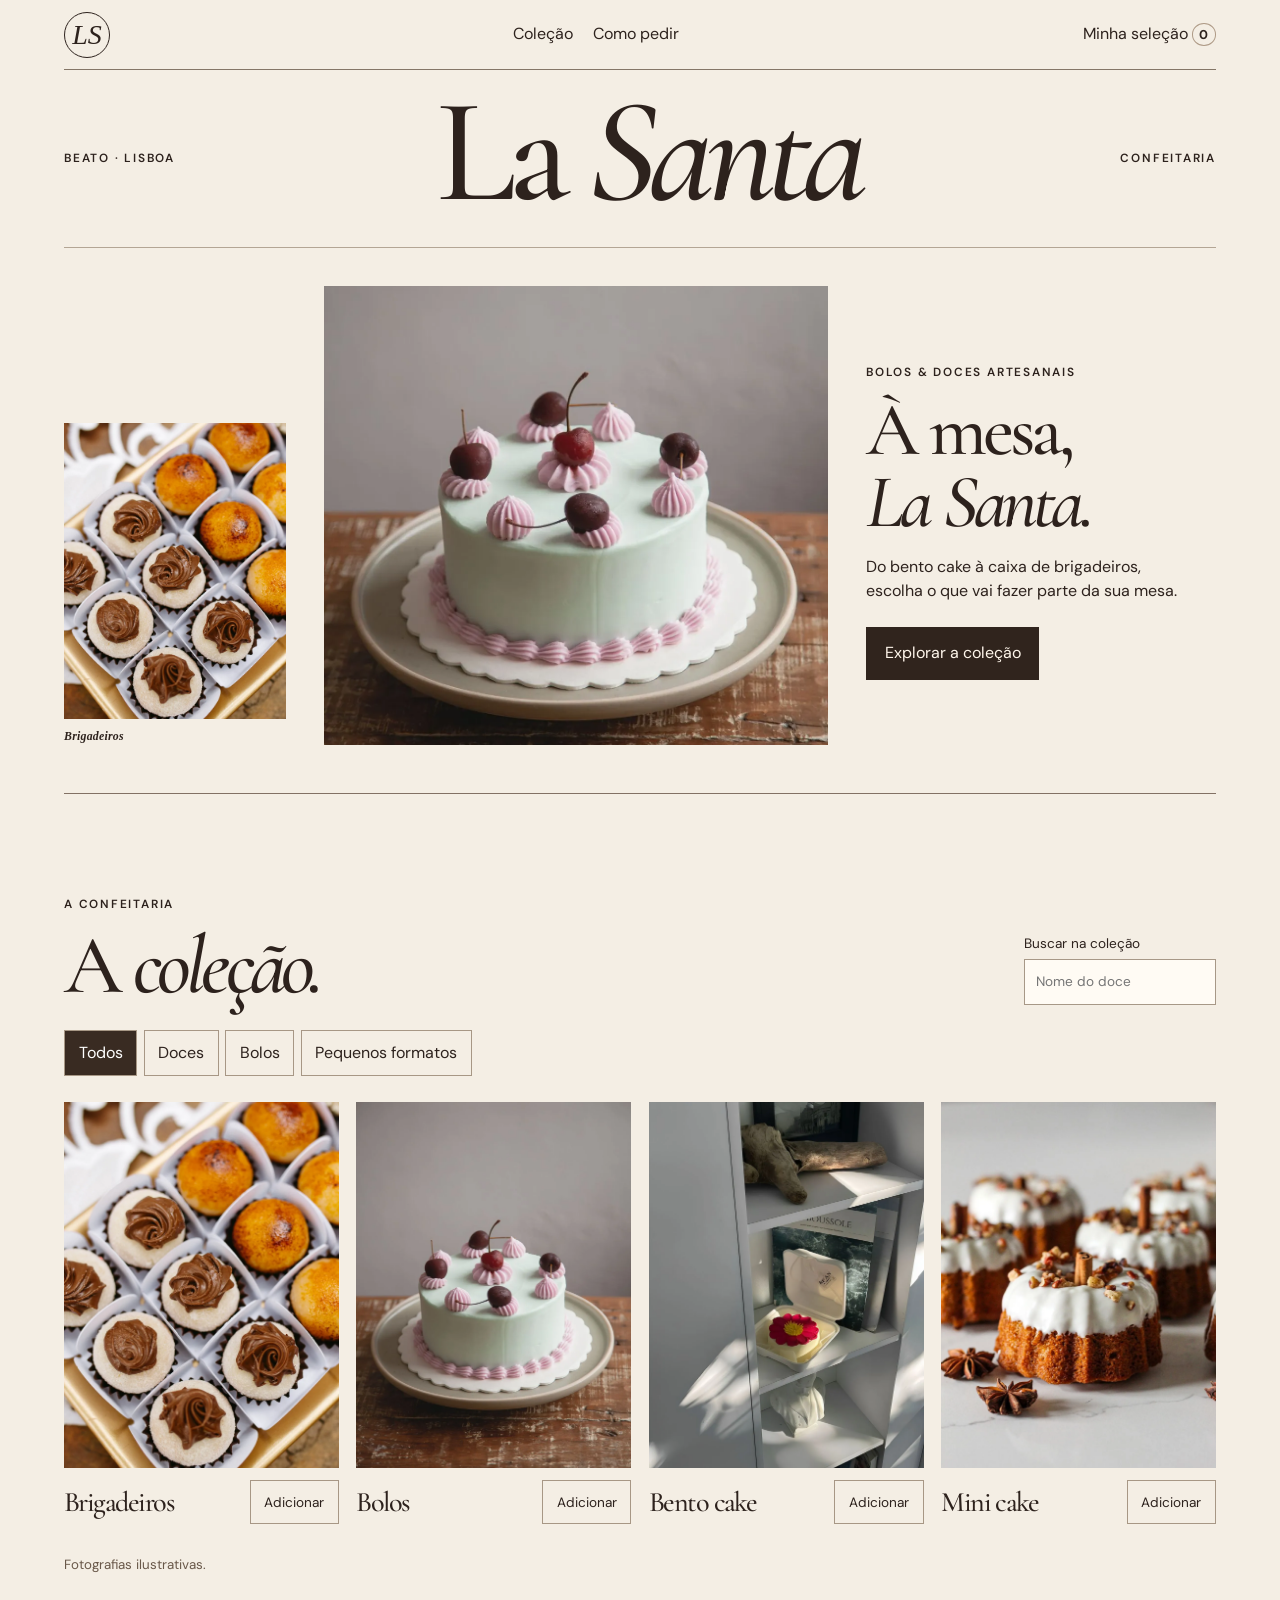
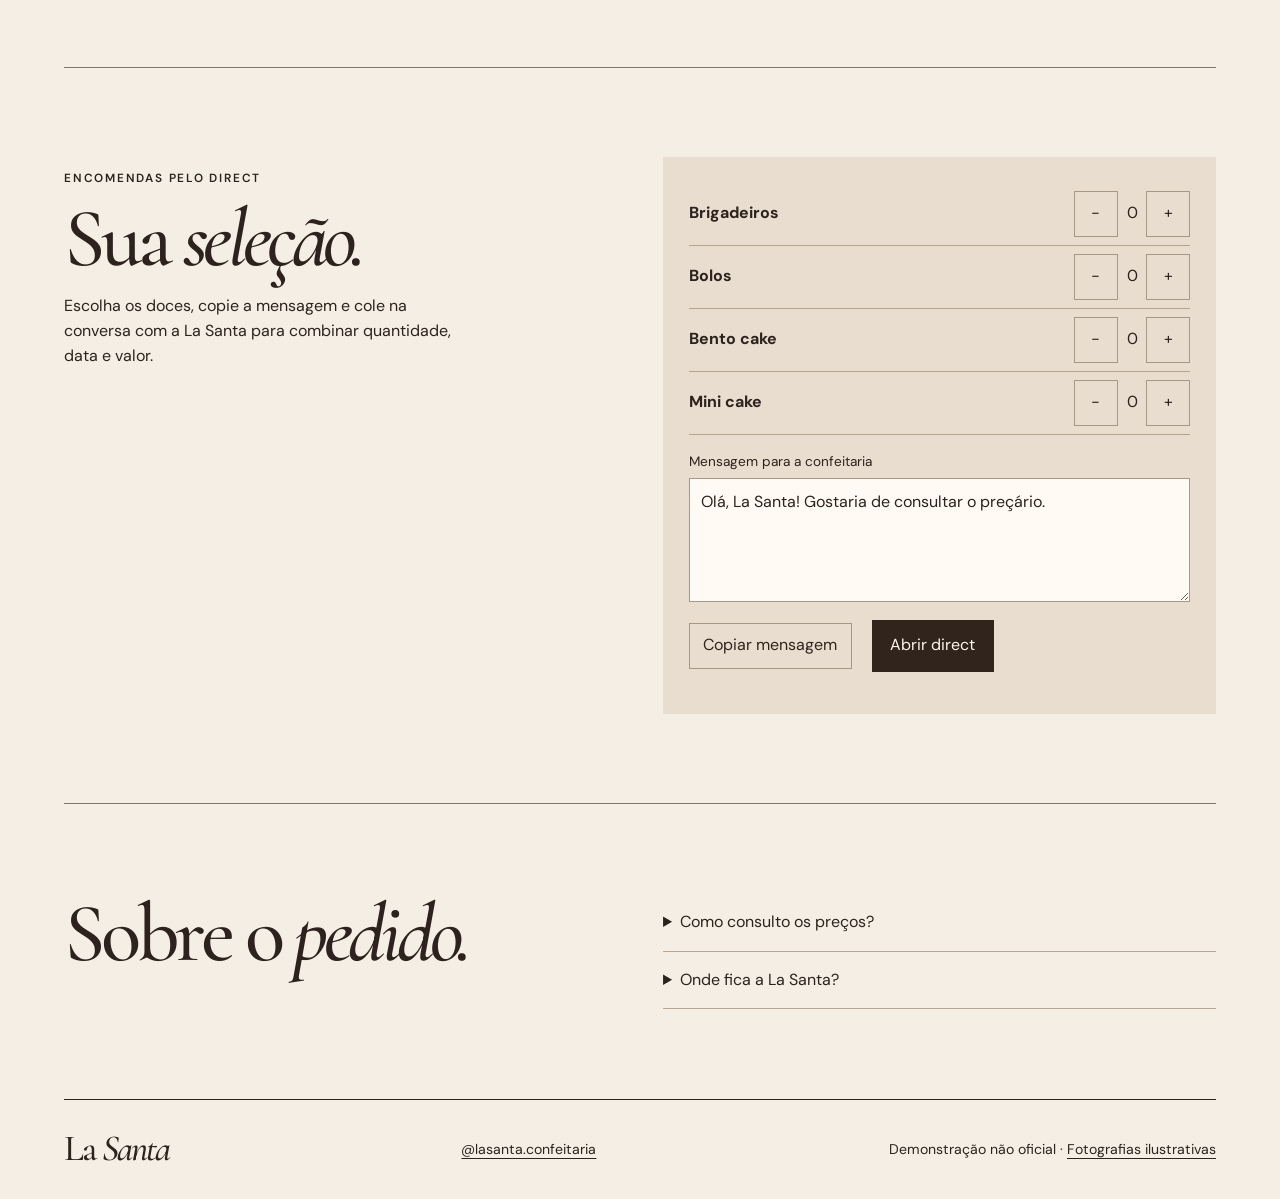
<file: index.html>
<!doctype html>
<html lang="pt-BR">
<head>
<meta charset="utf-8"><meta name="viewport" content="width=device-width,initial-scale=1">
<meta name="robots" content="noindex,nofollow"><meta name="theme-color" content="#f4eee4">
<title>La Santa Confeitaria — bolos e doces artesanais no Beato</title>
<meta name="description" content="Explore brigadeiros, bolos, bento cake e mini cake da La Santa Confeitaria, no Beato, Lisboa. Encomendas pelo direct do Instagram.">
<meta property="og:type" content="website"><meta property="og:title" content="La Santa Confeitaria · Beato, Lisboa"><meta property="og:description" content="Bolos e doces artesanais por encomenda."><meta property="og:image" content="https://3mgalaxia.github.io/demo-la-santa-confeitaria/assets/cerejas.webp">
<link rel="icon" href="favicon.svg"><link rel="stylesheet" href="style.css">
<link rel="preconnect" href="https://fonts.gstatic.com" crossorigin><link rel="stylesheet" href="https://fonts.googleapis.com/css2?family=Cormorant+Garamond:ital,wght@0,500;0,600;1,500;1,600&family=DM+Sans:wght@400;500;600&display=swap">
<script type="application/ld+json">{"@context":"https://schema.org","@type":"Bakery","name":"La Santa Confeitaria","sameAs":["https://www.instagram.com/lasanta.confeitaria/"],"address":{"@type":"PostalAddress","addressLocality":"Beato","addressRegion":"Lisboa","addressCountry":"PT"}}</script>
<script defer src="catalogo.js"></script></head>
<body><a class="skip" href="#catalogo">Ir ao catálogo</a>
<header class="folio"><a href="#topo" class="seal" aria-label="La Santa, início">LS</a><nav aria-label="Menu principal"><a href="#catalogo">Coleção</a><a href="#encomenda">Como pedir</a></nav><a class="cart" href="#encomenda">Minha seleção <b id="total">0</b></a></header>
<main id="topo"><section class="cover"><div class="mast"><p>BEATO · LISBOA</p><h1>La <i>Santa</i></h1><p>CONFEITARIA</p></div>
<div class="spread"><figure class="sideplate"><img src="assets/brigadeiros.webp" width="1120" height="1680" alt="Caixa de brigadeiros variados"><figcaption>Brigadeiros</figcaption></figure>
<figure class="mainplate"><img src="assets/cerejas.webp" width="1120" height="1680" fetchpriority="high" alt="Bolo claro decorado com cerejas e delicadas pitangas de creme"></figure>
<div class="editorial"><p class="label">BOLOS &amp; DOCES ARTESANAIS</p><h2>À mesa, <i>La Santa.</i></h2><p>Do bento cake à caixa de brigadeiros, escolha o que vai fazer parte da sua mesa.</p><a class="ink" href="#catalogo">Explorar a coleção</a></div></div></section>
<section id="catalogo"><div class="catalog-head"><div><p class="label">A CONFEITARIA</p><h2>A <i>coleção.</i></h2></div><label>Buscar na coleção<input type="search" id="search" placeholder="Nome do doce"></label></div>
<div class="filters" aria-label="Filtrar a coleção"><button aria-pressed="true" type="button">Todos</button><button aria-pressed="false" type="button">Doces</button><button aria-pressed="false" type="button">Bolos</button><button aria-pressed="false" type="button">Pequenos formatos</button></div>
<div class="grid"><article data-name="Brigadeiros" data-group="Doces"><img src="assets/brigadeiros.webp" alt="Brigadeiros sortidos em uma caixa" width="1120" height="1500" loading="lazy"><div><h3>Brigadeiros</h3><button type="button" data-add="Brigadeiros" aria-label="Adicionar Brigadeiros à seleção">Adicionar</button></div></article><article data-name="Bolos" data-group="Bolos"><img src="assets/cerejas.webp" alt="Bolo com cobertura clara, pitangas e cerejas" width="1120" height="1500" loading="lazy"><div><h3>Bolos</h3><button type="button" data-add="Bolos" aria-label="Adicionar Bolos à seleção">Adicionar</button></div></article><article data-name="Bento cake" data-group="Pequenos formatos"><img src="assets/bento.webp" alt="Bento cake em formato de flor dentro da caixa" width="1120" height="1500" loading="lazy"><div><h3>Bento cake</h3><button type="button" data-add="Bento cake" aria-label="Adicionar Bento cake à seleção">Adicionar</button></div></article><article data-name="Mini cake" data-group="Pequenos formatos"><img src="assets/mini.webp" alt="Mini bolos com cobertura de creme" width="1120" height="1500" loading="lazy"><div><h3>Mini cake</h3><button type="button" data-add="Mini cake" aria-label="Adicionar Mini cake à seleção">Adicionar</button></div></article></div><p id="notice" role="status"></p><small>Fotografias ilustrativas.</small></section>
<section id="encomenda"><div><p class="label">ENCOMENDAS PELO DIRECT</p><h2>Sua <i>seleção.</i></h2><p>Escolha os doces, copie a mensagem e cole na conversa com a La Santa para combinar quantidade, data e valor.</p></div>
<div class="order"><div id="rows"></div><label for="msg">Mensagem para a confeitaria</label><textarea readonly id="msg" rows="4">Olá, La Santa! Gostaria de consultar o preçário.</textarea><div class="actions"><button id="copy" type="button">Copiar mensagem</button><a class="ink" href="https://ig.me/m/lasanta.confeitaria">Abrir direct</a></div><p id="feedback" role="status"></p></div></section>
<section class="questions"><h2>Sobre o <i>pedido.</i></h2><div><details><summary>Como consulto os preços?</summary><p>Veja o destaque Preçário no Instagram ou peça um orçamento pelo direct.</p></details><details><summary>Onde fica a La Santa?</summary><p>No Beato, em Lisboa, Portugal. Combine os detalhes da encomenda pelo Instagram.</p></details></div></section></main>
<footer><strong>La <i>Santa</i></strong><a href="https://www.instagram.com/lasanta.confeitaria/">@lasanta.confeitaria</a><span>Demonstração não oficial · <a href="creditos.html">Fotografias ilustrativas</a></span></footer>
<a class="mobile-order" href="https://ig.me/m/lasanta.confeitaria">Encomendar pelo Instagram</a>
</body></html>
</file>
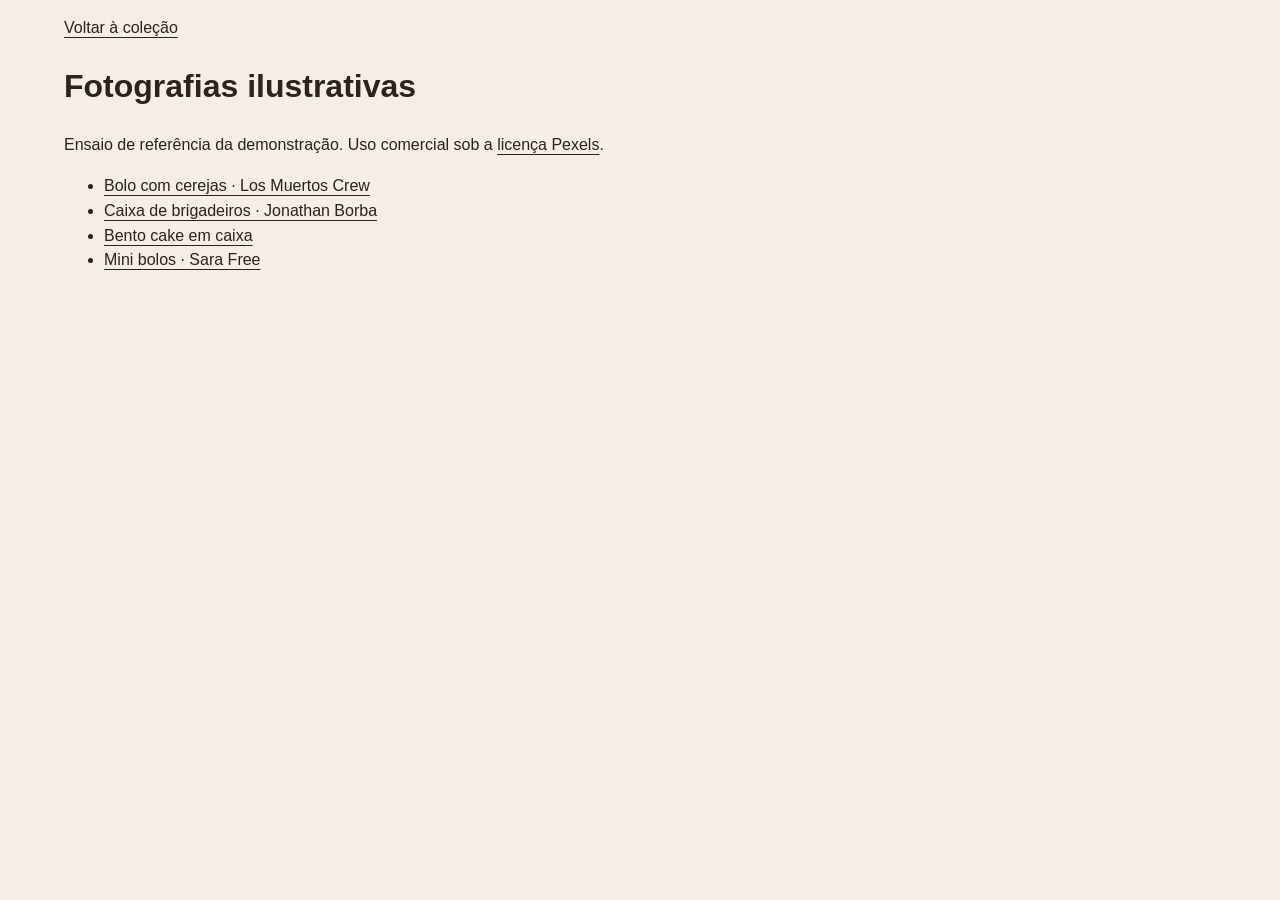
<file: creditos.html>
<!doctype html><html lang="pt-BR"><meta charset="utf-8"><meta name="viewport" content="width=device-width"><meta name="robots" content="noindex,nofollow"><title>Fotografias · La Santa</title><link rel="stylesheet" href="style.css"><main><p><a href="./">Voltar à coleção</a></p><h1>Fotografias ilustrativas</h1><p>Ensaio de referência da demonstração. Uso comercial sob a <a href="https://www.pexels.com/license/">licença Pexels</a>.</p><ul><li><a href="https://www.pexels.com/photo/a-cake-with-cherries-8478058/">Bolo com cerejas · Los Muertos Crew</a></li><li><a href="https://www.pexels.com/photo/28787816/">Caixa de brigadeiros · Jonathan Borba</a></li><li><a href="https://www.pexels.com/photo/flower-shaped-bento-cake-in-box-standing-on-a-shelf-18411610/">Bento cake em caixa</a></li><li><a href="https://www.pexels.com/photo/cakes-with-white-topping-lying-on-a-table-19288298/">Mini bolos · Sara Free</a></li></ul></main></html>
</file>
<file: style.css>
*{box-sizing:border-box}html{scroll-behavior:smooth;scroll-padding-top:24px}body{margin:0;background:#f4eee4;color:#2d221d;font:16px/1.55 'DM Sans',Arial,sans-serif}main,.folio,footer{width:min(1390px,90%);margin:auto}a{color:inherit;text-underline-offset:4px}button,input,textarea{font:inherit;color:inherit}button{cursor:pointer}a:focus-visible,button:focus-visible,input:focus-visible,textarea:focus-visible,summary:focus-visible{outline:3px solid #9a563f;outline-offset:4px}.skip{position:absolute;left:1em;top:-6em;background:white;padding:.7em;z-index:5}.skip:focus{top:0}.folio{display:flex;align-items:center;justify-content:space-between;min-height:70px;border-bottom:1px solid #847667}.folio a{text-decoration:none}.seal{font:italic 28px Georgia;border:1px solid;border-radius:50%;width:46px;height:46px;text-align:center;line-height:43px}nav,.actions,.filters{display:flex;gap:1.25rem;align-items:center;flex-wrap:wrap}.cart b{border:1px solid #ae9a86;border-radius:50%;padding:.15em .52em;font-size:.8em}.mast{display:flex;align-items:center;justify-content:space-between;border-bottom:1px solid #b3a594}.mast p,.label,figcaption{font-size:.74rem;letter-spacing:.15em;font-weight:600}.mast h1,h2,h3,footer strong{font-family:'Cormorant Garamond',Georgia,serif;font-weight:500;margin:0;letter-spacing:-.055em;line-height:.95}.mast h1{font-size:clamp(5rem,11.6vw,12.2rem);padding:.08em 0 .16em}.spread{display:grid;grid-template-columns:.52fr 1.18fr .82fr;gap:clamp(20px,3vw,66px);align-items:center;padding:clamp(20px,3vw,55px) 0 3rem}.cover figure{margin:0}img{max-width:100%;display:block;object-fit:cover}.mainplate img{height:clamp(370px,51vh,660px);width:100%;object-position:center 58%}.sideplate{align-self:end}.sideplate img{width:100%;aspect-ratio:3/4;height:auto}figcaption{margin-top:8px;font-family:Georgia,serif;font-style:italic;letter-spacing:.02em}.editorial h2{font-size:clamp(3.5rem,5.9vw,7.5rem);margin:.18em 0}.editorial h2 i{display:block}.editorial>p:not(.label){max-width:30ch}.ink,.actions button{display:inline-flex;padding:.8rem 1.1rem;align-items:center;justify-content:center;border:1px solid #30241d;background:#30241d;color:#fff7ec;text-decoration:none}.editorial .ink{margin-top:.45rem}#catalogo,.questions,#encomenda{border-top:1px solid #827164;padding:clamp(42px,7vw,100px) 0}.catalog-head,.questions,#encomenda{display:flex;align-items:start;justify-content:space-between;gap:2rem}h2{font-size:clamp(3rem,6.5vw,6.2rem)}.catalog-head{align-items:end}input,textarea{width:100%;border:1px solid #a79887;padding:.7rem;background:#fffbf4}.catalog-head label,.order label{font-size:.85rem;display:grid;gap:.35rem}.filters{gap:.4rem;margin:1.6rem 0}.filters button,.grid button,.order button{border:1px solid #a79785;background:transparent;padding:.6rem .85rem;min-height:44px}.filters [aria-pressed=true]{background:#392b22;color:#fff}.grid{display:grid;grid-template-columns:repeat(4,1fr);gap:1.1rem}.grid img{width:100%;aspect-ratio:3/4;height:auto}.grid article>div{display:flex;justify-content:space-between;gap:.5rem;align-items:center;margin:12px 0}.grid h3{font-size:clamp(1.5rem,2.2vw,2.6rem)}.grid button{font-size:.85rem}#encomenda>div,.questions>div{width:48%}#encomenda>div>p{max-width:37ch}.order{background:#e8ddcf;padding:clamp(16px,2vw,36px)}.row{display:flex;align-items:center;gap:.55rem;padding:.5rem 0;border-bottom:1px solid #b7a28f}.row strong{margin-right:auto}.row button{width:44px}.order label{margin:1rem 0 .4rem}.actions{margin-top:10px}.actions button{color:#30241d}.questions details{border-bottom:1px solid #baa795;padding:1em 0}.questions summary{cursor:pointer}footer{display:flex;align-items:center;justify-content:space-between;gap:1rem;flex-wrap:wrap;border-top:1px solid;padding:2rem 0;font-size:.88rem}footer strong{font-size:2.3rem}small{color:#695849}.ink:hover{background:#584334}.mainplate img{animation:appear .8s ease-out}@keyframes appear{from{opacity:.4;transform:translateY(8px)}}
@media(max-width:960px){.spread{grid-template-columns:1fr 1fr}.sideplate{display:none}.grid{grid-template-columns:1fr 1fr}}
@media(max-width:600px){main,.folio,footer{width:91%}.folio{min-height:58px;font-size:.82rem}.seal{width:38px;height:38px;line-height:35px;font-size:22px}nav{gap:.85rem}.mast{display:grid;grid-template-columns:1fr 1fr;text-align:center;padding:.7rem 0}.mast h1{grid-area:1/1/2/3;font-size:21vw}.mast p{margin:0;font-size:.62rem}.spread{display:flex;flex-direction:column;align-items:stretch;gap:.6rem;padding:1rem 0 2rem}.mainplate img{height:clamp(220px,35svh,335px);object-position:center 63%}.editorial h2{font-size:3.4rem}.editorial h2 i{display:inline}.editorial .label{margin-bottom:0}.editorial p{margin:.6rem 0}.catalog-head,.questions,#encomenda{display:grid;gap:1.2rem}#encomenda>div,.questions>div{width:auto}.catalog-head label{width:100%}.grid{gap:.7rem}.grid article>div{display:grid}footer{display:grid}.filters{gap:.25rem}.filters button{font-size:.82rem;padding:.45rem .65rem}}
@media(prefers-reduced-motion:reduce){*{animation:none!important;scroll-behavior:auto!important}}

.mobile-order { display: none; }
@media (max-width: 600px) {
  body { padding-bottom: calc(76px + env(safe-area-inset-bottom)); }
  .mobile-order {
    display: grid;
    place-items: center;
    position: fixed;
    z-index: 6;
    bottom: 0;
    left: 0;
    width: 100%;
    min-height: 54px;
    padding: 14px 16px calc(14px + env(safe-area-inset-bottom));
    background: #30241d;
    color: #fff9f0;
    text-decoration: none;
    font-weight: 600;
    border-top: 1px solid #ad9581;
  }
  html { scroll-padding-bottom: 80px; }
}
</file>
